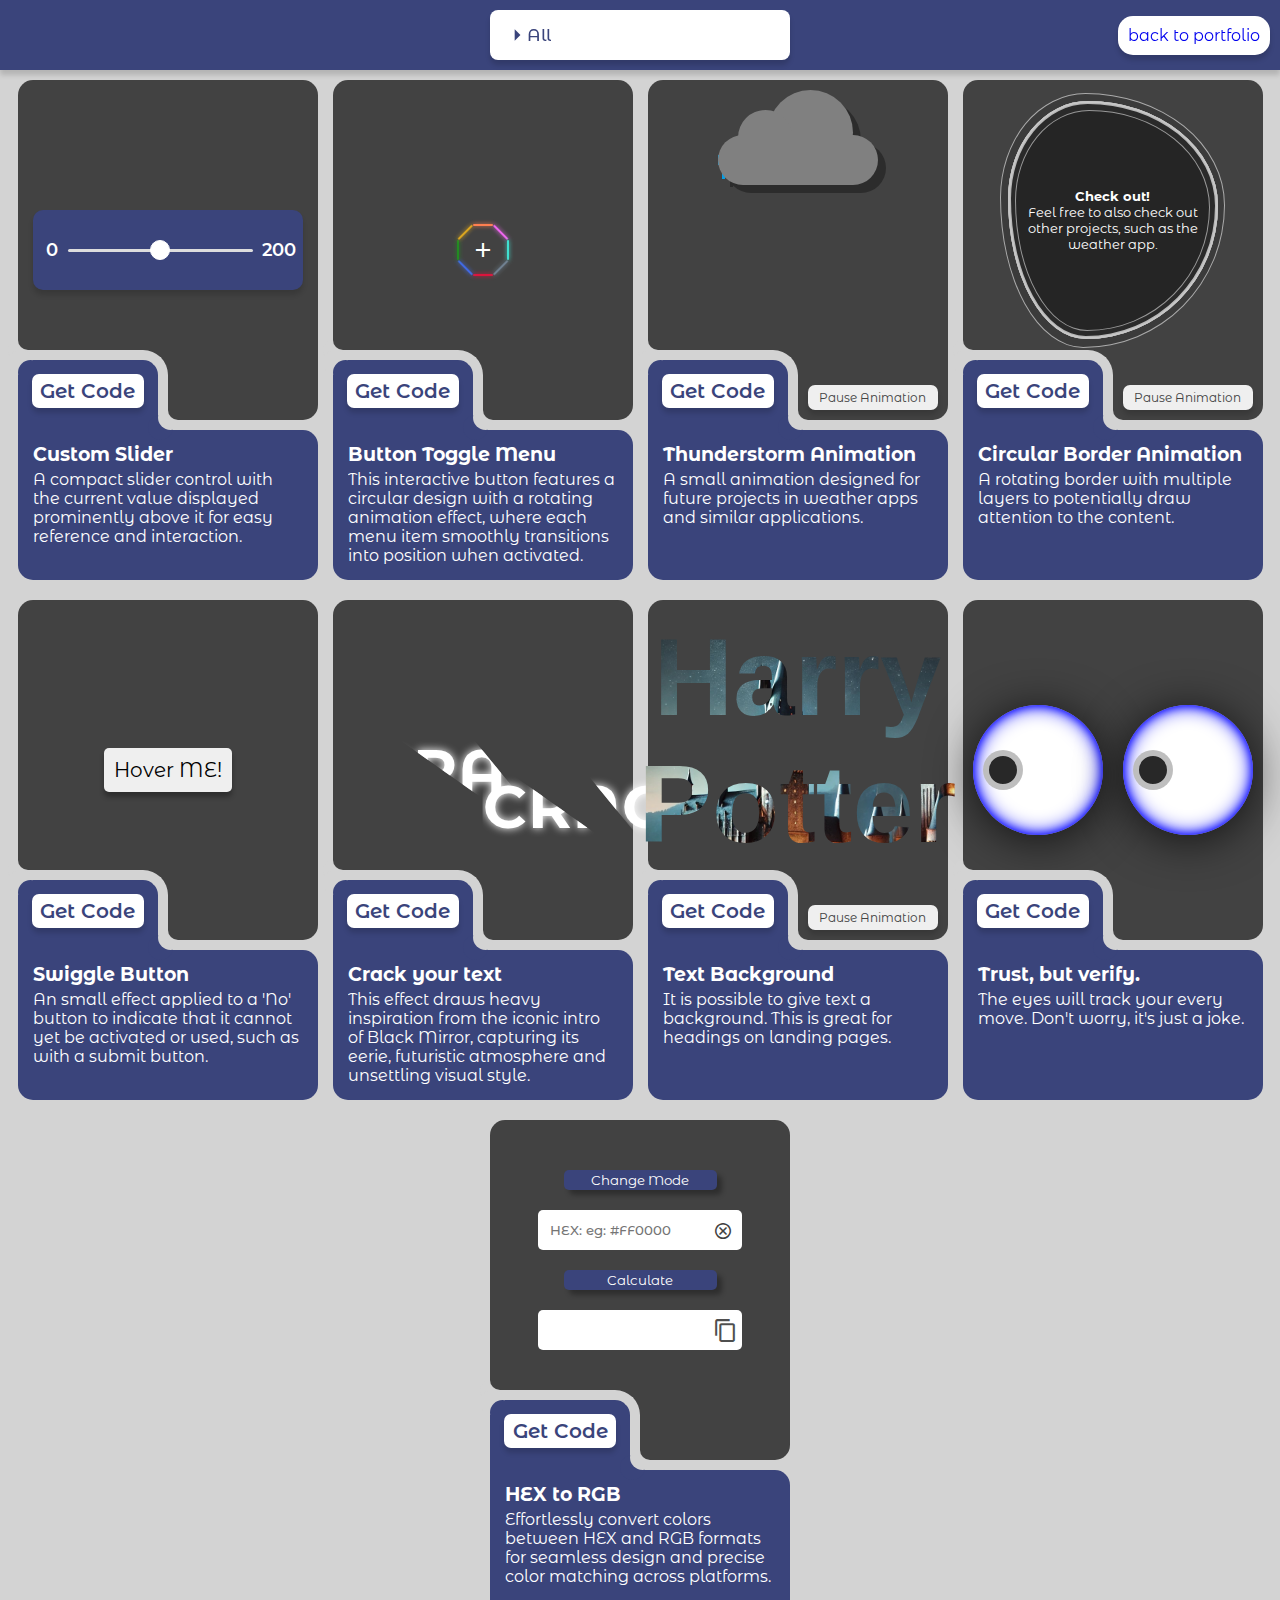
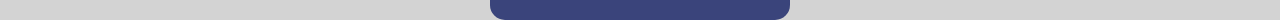
<file: pages/library/index.html>
<!DOCTYPE html>
<html lang="de">
  <head>
    <meta charset="UTF-8" />
    <meta name="viewport" content="width=device-width, initial-scale=1.0" />
    <title>Library</title>
    <link rel="stylesheet" href="library.css" />
    <link
      href="https://fonts.googleapis.com/css2?family=Material+Symbols+Outlined"
      rel="stylesheet"
    />
    <link
      href="https://fonts.googleapis.com/icon?family=Material+Icons"
      rel="stylesheet"
    />
  </head>

  <body>
    <div class="transition transition-2 is-active">
      <span class="transition-text"></span>
    </div>

    <nav>
      <div class="select-container">
        <div class="select-btn">
          <span class="material-symbols-outlined"> arrow_right </span>
          <span class="select-btn-txt">Select</span>
        </div>
        <ul class="select-list-items">
          <li class="select-item" data-title="All">
            <div class="checkbox">
              <span class="material-symbols-outlined"> check </span>
            </div>
            <span class="select-item-txt">All</span>
          </li>
          <li class="select-item" data-title="BTN">
            <div class="checkbox">
              <span class="material-symbols-outlined"> check </span>
            </div>
            <span class="select-item-txt">Buttons</span>
          </li>
          <li class="select-item" data-title="SLD">
            <div class="checkbox">
              <span class="material-symbols-outlined"> check </span>
            </div>
            <span class="select-item-txt">Slider</span>
          </li>
          <li class="select-item" data-title="GIF">
            <div class="checkbox">
              <span class="material-symbols-outlined"> check </span>
            </div>
            <span class="select-item-txt">Animations</span>
          </li>
          <li class="select-item" data-title="TOOL">
            <div class="checkbox">
              <span class="material-symbols-outlined"> check </span>
            </div>
            <span class="select-item-txt">Tools</span>
          </li>
        </ul>
      </div>

      <a href="../../index.html" data-title="Portfolio">back to portfolio</a>
    </nav>

    <main class="content-container">
      <!-- card 01 -->
      <div class="card" data-title="SLD">
        <div class="preview">
          <div class="custom-slider-v1">
            <div class="slider-value">
              <span></span>
            </div>
            <div class="field">
              <div class="value left">0</div>
              <input type="range" min="0" max="200" value="100" steps="1" />
              <div class="value right">200</div>
            </div>
          </div>
        </div>
        <div class="description-container">
          <div class="get-code">
            <button disabled style="cursor: not-allowed">Get Code</button>
          </div>
          <div class="description">
            <h4>Custom Slider</h4>
            <p>
              A compact slider control with the current value displayed
              prominently above it for easy reference and interaction.
            </p>
          </div>
        </div>
      </div>
      <!-- card 02 -->
      <div class="card" data-title="BTN, GIF">
        <div class="preview">
          <div class="btn-v1">
            <ul class="btn-v1">
              <div class="menu-toggle">
                <span class="material-symbols-outlined"> add </span>
              </div>

              <li style="--i: 0; --clr: #dc143c">
                <a
                  ><span class="material-symbols-outlined">
                    health_and_safety
                  </span></a
                >
              </li>
              <li style="--i: 1; --clr: #4169e1">
                <a
                  ><span class="material-symbols-outlined">
                    library_music
                  </span></a
                >
              </li>
              <li style="--i: 2; --clr: #228b22">
                <a
                  ><span class="material-symbols-outlined">
                    sports_kabaddi
                  </span></a
                >
              </li>
              <li style="--i: 3; --clr: #daa520">
                <a><span class="material-symbols-outlined"> kayaking </span></a>
              </li>
              <li style="--i: 4; --clr: #ff7f50">
                <a
                  ><span class="material-symbols-outlined">
                    thermometer_gain
                  </span></a
                >
              </li>
              <li style="--i: 5; --clr: #e6e">
                <a
                  ><span class="material-symbols-outlined">
                    music_note_add
                  </span></a
                >
              </li>
              <li style="--i: 6; --clr: #40e0d0">
                <a
                  ><span class="material-symbols-outlined">
                    select_all
                  </span></a
                >
              </li>
              <li style="--i: 7; --clr: #708090">
                <a
                  ><span class="material-symbols-outlined">
                    send_time_extension
                  </span></a
                >
              </li>
            </ul>
          </div>
        </div>
        <div class="description-container">
          <div class="get-code">
            <button disabled style="cursor: not-allowed">Get Code</button>
          </div>
          <div class="description">
            <h4>Button Toggle Menu</h4>
            <p>
              This interactive button features a circular design with a rotating
              animation effect, where each menu item smoothly transitions into
              position when activated.
            </p>
          </div>
        </div>
      </div>
      <!-- card 03 -->
      <div class="card" data-title="GIF">
        <div class="preview">
          <div class="gif-v1">
            <div class="cloud"></div>
            <button id="toggle-rain" class="pause-animation">
              Pause Animation
            </button>
          </div>
        </div>
        <div class="description-container">
          <div class="get-code">
            <button disabled style="cursor: not-allowed">Get Code</button>
          </div>
          <div class="description">
            <h4>Thunderstorm Animation</h4>
            <p>
              A small animation designed for future projects in weather apps and
              similar applications.
            </p>
          </div>
        </div>
      </div>
      <!-- card 04 -->
      <div class="card" data-title="GIF">
        <div class="preview">
          <div class="gif-v2">
            <span></span>
            <span></span>
            <span></span>
            <span></span>
            <span></span>
            <div class="gif-v2-content">
              <h4>Check out!</h4>
              <p>
                Feel free to also check out other projects, such as the weather
                app.
              </p>
            </div>
          </div>
          <button id="toggle-circular-border" class="pause-animation">
            Pause Animation
          </button>
        </div>
        <div class="description-container">
          <div class="get-code">
            <button disabled style="cursor: not-allowed">Get Code</button>
          </div>
          <div class="description">
            <h4>Circular Border Animation</h4>
            <p>
              A rotating border with multiple layers to potentially draw
              attention to the content.
            </p>
          </div>
        </div>
      </div>
      <!--  card 05 -->
      <div class="card" data-title="BTN">
        <div class="preview">
          <button class="btn-v2">Hover ME!</button>
        </div>
        <div class="description-container">
          <div class="get-code">
            <button disabled style="cursor: not-allowed">Get Code</button>
          </div>
          <div class="description">
            <h4>Swiggle Button</h4>
            <p>
              An small effect applied to a 'No' button to indicate that it
              cannot yet be activated or used, such as with a submit button.
            </p>
          </div>
        </div>
      </div>
      <!-- card 06 -->
      <div class="card" data-title="GIF">
        <div class="preview">
          <h1 class="gif-v3" data-text="Crack"><span>Crack</span></h1>
        </div>
        <div class="description-container">
          <div class="get-code">
            <button disabled style="cursor: not-allowed">Get Code</button>
          </div>
          <div class="description">
            <h4>Crack your text</h4>
            <p>
              This effect draws heavy inspiration from the iconic intro of Black
              Mirror, capturing its eerie, futuristic atmosphere and unsettling
              visual style.
            </p>
          </div>
        </div>
      </div>
      <!-- card 07 -->
      <div class="card" data-title="GIF">
        <div class="preview">
          <h1 class="gif-v4">Harry Potter</h1>
        </div>
        <button id="toggle-potter" class="pause-animation">
          Pause Animation
        </button>
        <div class="description-container">
          <div class="get-code">
            <button disabled style="cursor: not-allowed">Get Code</button>
          </div>
          <div class="description">
            <h4>Text Background</h4>
            <p>
              It is possible to give text a background. This is great for
              headings on landing pages.
            </p>
          </div>
        </div>
      </div>
      <!-- card 08 -->
      <div class="card" data-title="GIF">
        <div class="preview">
          <div class="gif-v5">
            <div class="eye"></div>
            <div class="eye"></div>
          </div>
        </div>
        <div class="description-container">
          <div class="get-code">
            <button disabled style="cursor: not-allowed">Get Code</button>
          </div>
          <div class="description">
            <h4>Trust, but verify.</h4>
            <p>
              The eyes will track your every move. Don't worry, it's just a
              joke.
            </p>
          </div>
        </div>
      </div>
      <!-- card 09 -->
      <div class="card" data-title="TOOL">
        <div class="preview">
          <div class="tool-v1">
            <button id="change-mode">Change Mode</button>
            <input
              type="text"
              id="color-input"
              autocomplete="off"
              placeholder="HEX: eg: #FF0000"
            />
            <button id="clear-input"><span class="material-symbols-outlined">
              cancel
              </span></button>
            <button id="calculate-color">Calculate</button>
            <div class="return-color"></div>
          </div>
        </div>
        <div class="description-container">
          <div class="get-code">
            <button disabled style="cursor: not-allowed">Get Code</button>
          </div>
          <div class="description">
            <h4>HEX to RGB</h4>
            <p>Effortlessly convert colors between HEX and RGB formats for seamless design and precise color matching across platforms.</p>
          </div>
        </div>
      </div>
    </main>
    <script src="library.js"></script>
    <script src="../../utils/transition.js?vs=1.0" defer></script>
  </body>
</html>
</file>
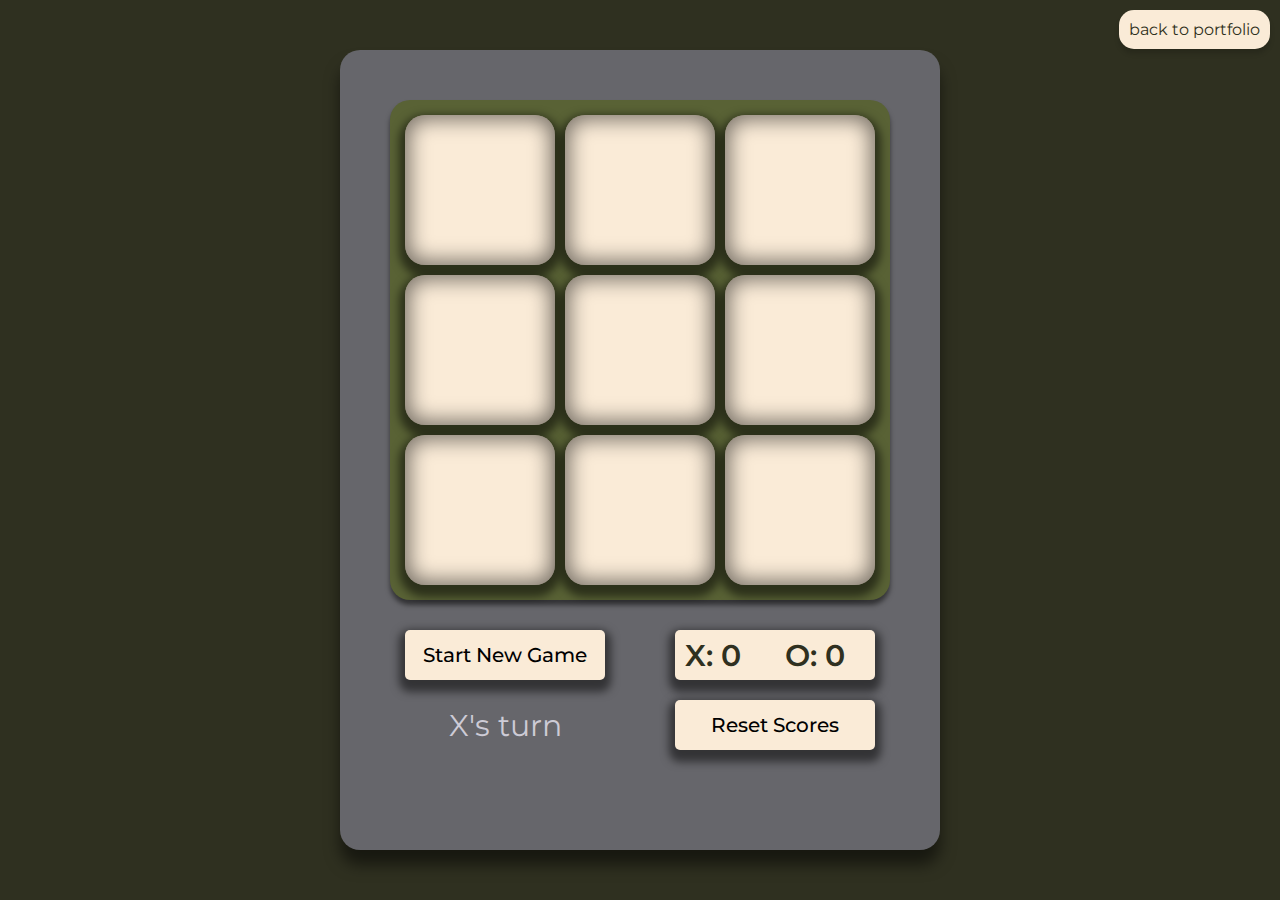
<file: pages/TicTacToe/index.html>
<!DOCTYPE html>
<html lang="en">
  <head>
    <meta charset="UTF-8" />
    <meta name="viewport" content="width=device-width, initial-scale=1.0" />
    <title>Tic Tac Toe</title>
    <link rel="stylesheet" href="style.css" />
  </head>
  <body>
    <div class="transition transition-2 is-active">
      <span class="transition-text"></span>
    </div> 
    <a href="../../index.html" data-title="Portfolio">back to portfolio</a>

    <div class="wrapper">
      <div class="board">
        <div class="field" data-title="0"></div>
        <div class="field" data-title="1"></div>
        <div class="field" data-title="2"></div>
        <div class="field" data-title="3"></div>
        <div class="field" data-title="4"></div>
        <div class="field" data-title="5"></div>
        <div class="field" data-title="6"></div>
        <div class="field" data-title="7"></div>
        <div class="field" data-title="8"></div>
      </div>

      <button id="restart" onclick="restart()">Start New Game</button>
      <div class="scores">
        <span id="x-score">X: </span>
        <span id="o-score">O: </span>
      </div>

      <div class="win-mes"></div>
      <button id="reset" onclick="resetScores()">Reset Scores</button>
    </div>
    <script src="script.js"></script>
    <script src="../../utils/transition.js?vs=1.0" defer></script>

  </body>
</html>
</file>
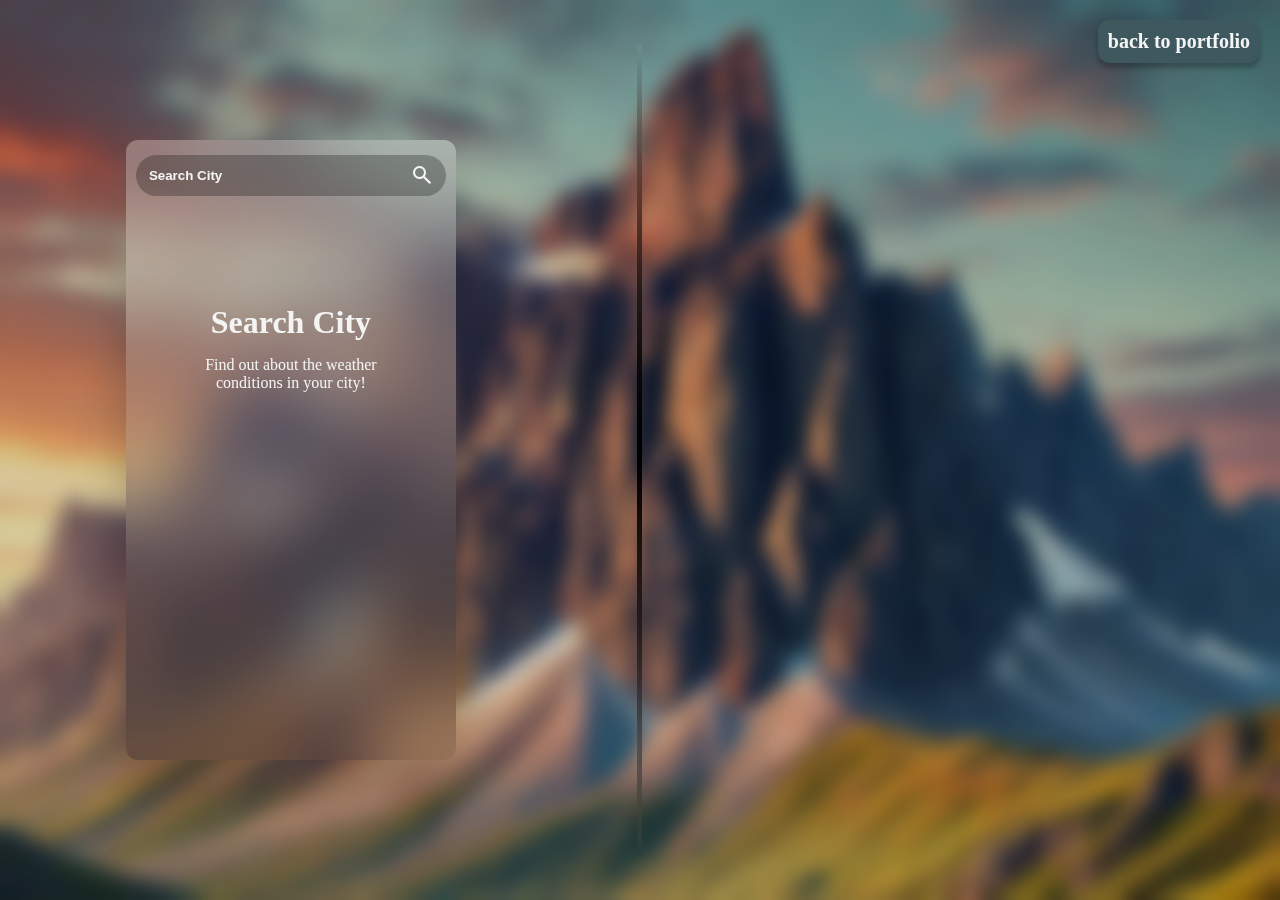
<file: pages/weatherApp/index.html>
<!DOCTYPE html>
<html lang="de">
  <head>
    <meta charset="UTF-8" />
    <meta name="viewport" content="width=device-width, initial-scale=1.0" />
    <title>Document</title>
    <link
      href="https://fonts.googleapis.com/css2?family=Material+Symbols+Outlined"
      rel="stylesheet"
    />
    <link rel="stylesheet" href="weatherApp.css" />
  </head>

  <body>
    <div class="transition transition-2 is-active">
      <span class="transition-text"></span>
    </div>

    <a href="../../index.html" data-title="Portfolio">back to portfolio</a>

    <!-- weather with forecast -->
    <div class="weather-container">
      <div class="input-container">
        <input type="text" class="city-input" placeholder="Search City" />
        <button class="search-btn">
          <span class="material-symbols-outlined"> search </span>
        </button>
      </div>

      <section class="weather-info" style="display: none">
        <div class="location-date-container">
          <div class="location">
            <span class="material-symbols-outlined"> location_on </span>
            <h4 class="city-txt"></h4>
            <h4 class="country-txt"></h4>
          </div>
          <h5 class="current-data-txt regular-txt"></h5>
        </div>

        <div class="weather-summary-container">
          <span class="material-symbols-outlined weather-summary-img"></span>
          <div class="weather-summary-info">
            <h1 class="temp-txt"></h1>
            <h3 class="condition-txt regular-txt"></h3>
          </div>
        </div>

        <div class="weather-conditions-container">
          <div class="condition-item">
            <span class="material-symbols-outlined humidity-icon">
              water_drop
            </span>
            <div class="condition-info">
              <h5 class="regular-txt">Humidity</h5>
              <h5 class="humidity-value-txt"></h5>
            </div>
          </div>
          <div class="condition-item">
            <span class="material-symbols-outlined wind-icon"> air </span>
            <div class="condition-info">
              <h5 class="regular-txt">Wind Speed</h5>
              <h5 class="wind-value-txt"></h5>
            </div>
          </div>
        </div>

        <div>
          <h2 class="forecast-header">Forecast for the next 24 hours:</h2>
        </div>
        <div class="hourly-forecast-item-container"></div>
        <div>
          <h2 class="forecast-header">Forecast for the next days:</h2>
        </div>
        <div class="forecast-item-container"></div>

        <button class="mark-as-fav">mark as favorite</button>
      </section>
      <section class="search-city section-message">
        <h1>Search City</h1>
        <h4 class="regular-txt">
          Find out about the weather <br />
          conditions in your city!
        </h4>
      </section>
      <section class="not-found section-message" style="display: none">
        <h1>#404 Error</h1>
        <h1>CITY NOT FOUND</h1>
        <h4 class="regular-txt">Check your Spelling</h4>
      </section>
    </div>

    <div class="vertical-line"></div>

    <!-- favorite cities weather -->
    <div class="favorite-weather-list">
      <ul class="weather-list"></ul>
    </div>
    <script src="weatherApp.js" defer></script>
    <script src="../../utils/transition.js?vs=1.0" defer></script>
  </body>
</html>
</file>
<file: pages/library/library.css>
@import url('../../utils/transitions.css');
@import url('https://fonts.googleapis.com/css2?family=Montserrat+Alternates:wght@400;500;600&display=swap');



/* import components */
/* compilations */
@import url("components/smallHover.css");
/* slider */
@import url("components/customSliderV1.css");
/* btn */
@import url("components/btnV1.css");
/* gif */
@import url("components/gifV1.css");
@import url("components/gifV2.css");


/* ====================== library main content ====================== */
* {
    margin: 0;
    padding: 0;
    box-sizing: border-box;
    font-family: "Montserrat Alternates", sans-serif;
    --bg-color: #d3d3d3;
    --color: #fff;
    --card-des-bg-color: #3a447b;
    --card-pre-bg-color: #424242;
}

body {
    color: var(--color);
    background: var(--bg-color);
    justify-content: center;
    align-items: center;
    overflow-x: hidden;

}

/* navbar */
nav {
    width: 100%;
    background: var(--card-des-bg-color);
    height: 70px;
    box-shadow: 0 5px 5px rgba(0, 0, 0, .15);
    position: fixed;
    z-index: 100;

    display: flex;
    justify-content: center;
    align-items: center;
}

.select-container {
    position: relative;
    min-width: 200px;
    max-width: 300px;
    width: 100%;
    border-radius: 15px;
    justify-content: center;
    user-select: none;
}

.select-btn {
    display: flex;
    height: 50px;
    align-items: center;
    padding: 0 16px;
    border-radius: 8px;
    background: var(--color);
    color: var(--card-des-bg-color);
    box-shadow: 0 5px 5px rgba(0, 0, 0, .15);
    cursor: pointer;
    z-index: 100;
}

.select-btn .select-btn-txt {
    font-size: 17px;
    font-weight: 500;
    white-space: nowrap;
    overflow: hidden;
}



.select-btn span:first-child {
    display: flex;
    font-weight: 600;
    height: 21px;
    width: 21px;
    justify-content: center;
    align-items: center;
    transition: .3s;
}

.select-list-items {
    position: absolute;
    top: 60px;
    left: 0;
    width: 100%;
    background: var(--color);
    color: var(--card-des-bg-color);
    box-shadow: 0 5px 5px rgba(0, 0, 0, .15);
    border-radius: 8px;
    padding: 8px;
    opacity: 0;
    transition: .3s;
    transition-delay: .1s;
    display: none;
}

.select-btn.open~.select-list-items {
    opacity: 1;
    display: block;
}

.select-btn.open span:first-child {
    transform: rotate(90deg);
}

.select-list-items .select-item {
    list-style: none;
    display: flex;
    align-items: center;
    font-weight: 500;
    height: 40px;
    cursor: pointer;
    padding: 0 15px;
    border-radius: 4px;
    transition: .3s ease;
}

.select-list-items .select-item:hover {
    background: var(--card-des-bg-color);
    color: var(--color);
}

.select-list-items .select-item:hover div {
    border: 1.5px solid var(--color);
}

.select-list-items .select-item div {
    display: flex;
    align-items: center;
    justify-content: center;
    height: 15px;
    width: 15px;
    border-radius: 4px;
    margin-right: 10px;
    border: 1.5px solid var(--card-des-bg-color);
}



.select-list-items .select-item div span:first-child {
    font-size: 12px;
    transform: scale(0);
}

.select-item.checked div span:first-child {
    transform: scale(1);
}

.select-item.checked div {
    border: 1.5px solid var(--card-des-bg-color);
    background: var(--card-des-bg-color);
    color: var(--color);
}


nav a {
    position: absolute;
    right: 10px;
    background: #fff;
    padding: 10px;
    border-radius: 15px;
    box-shadow: 0 5px 5px rgba(0, 0, 0, .15);
    text-decoration: none;
}



/* card template */
.content-container {
    display: flex;
    flex-direction: row;
    flex-wrap: wrap;
    width: 100%;
    height: 100%;
    row-gap: 20px;
    column-gap: 15px;
    justify-content: center;
    padding-top: 80px;
    padding-left: 10px;
    padding-right: 10px;
}

.card {
    position: relative;
    width: 300px;
    height: 500px;
    display: flex;
    flex-direction: column;
    justify-content: space-between;
    border-radius: 10px;
    display: none;
}

.card .preview {
    position: relative;
    width: 100%;
    height: 340px;
    background: var(--card-pre-bg-color);
    border-radius: 15px;
    display: flex;
    text-align: center;
    justify-content: center;
    align-items: center;
    user-select: none;
}

.card .description-container {
    position: relative;
    width: 100%;
    height: 150px;
    background: var(--card-des-bg-color);
    border-radius: 15px;
    border-top-left-radius: 0;
}

.card .description-container .get-code {
    position: absolute;
    top: -80px;
    height: 80px;
    width: 50%;
    background: var(--card-des-bg-color);
    border-top: 10px solid var(--bg-color);
    border-right: 10px solid var(--bg-color);
    border-top-right-radius: 25px;
}

.card .description-container .get-code::before {
    content: '';
    position: absolute;
    width: 25px;
    height: 25px;
    background: transparent;
    border-radius: 50%;
    box-shadow: -10px -10px 0 var(--bg-color);
}

.card .description-container .get-code::after {
    content: '';
    position: absolute;
    bottom: 0;
    right: -25px;
    width: 25px;
    height: 25px;
    background: transparent;
    border-radius: 50%;
    box-shadow: -10px 10px 0 var(--card-des-bg-color);
}

.card .preview::before {
    content: "";
    position: absolute;
    bottom: 0;
    left: 50%;
    width: 20px;
    height: 20px;
    background: transparent;
    border-radius: 50%;
    box-shadow: -10px 10px 0 var(--bg-color);
}

.card .preview::after {
    content: "";
    position: absolute;
    bottom: 70px;
    left: 0;
    width: 20px;
    height: 20px;
    background: transparent;
    border-radius: 50%;
    box-shadow: -10px 10px 0 var(--bg-color);
}

.card .description-container .get-code button {
    position: relative;
    text-align: center;
    color: var(--card-des-bg-color);
    background: var(--color);
    width: 80%;
    top: 20%;
    left: 10%;
    display: block;
    border-radius: 7px;
    font-weight: 600;
    font-size: 20px;
    padding: 5px;
    outline: none;
    border: none;
    box-shadow: 0 5px 5px rgba(0, 0, 0, .15);
    cursor: pointer;

}

.description {
    position: relative;
    display: flex;
    flex-direction: column;
    gap: 5px;
    padding: 15px;
    height: 150px;
    width: 100%;
    color: var(--color);

}

.description h4 {
    height: 20px;
    line-height: 20px;
    font-size: 19px;
}

.description p {
    height: 100%;

    overflow-y: auto;
}

.description p::-webkit-scrollbar {
    width: 8px;

}

.description p::-webkit-scrollbar-track {
    background: rgba(0, 0, 0, .13);
    border-radius: 40px;
    border: transparent;
}

.description p::-webkit-scrollbar-thumb {
    background: rgba(0, 0, 0, .15);
    border-radius: 40px;
    border: transparent;
}


.pause-animation {
    position: absolute;
    bottom: 10px;
    right: 10px;
    width: 130px;
    color: #424242;
    border-radius: 7px;
    cursor: pointer;
    box-shadow: 0 5px 5px rgba(0, 0, 0, .15);
    border: none;
    padding: 5px;
    font-size: 12px;
    z-index: 1;
}

@media screen and (max-width:645px) {
    nav {
        padding: 60px;
        align-items: baseline;
    }

    nav a {
        top: 10px;
    }

    .content-container {
        padding-top: 130px;
    }
}
</file>
<file: pages/TicTacToe/style.css>
/* style.css  - tictactoe*/
@import url('../../utils/transitions.css');
@import url('https://fonts.googleapis.com/css2?family=Montserrat:ital,wght@0,100..900;1,100..900&display=swap');


* {
    margin: 0;
    padding: 0;
    box-sizing: border-box;
    font-family: "Montserrat", sans-serif;

    --dark-olive-green: #2F3020;
    --moss-green: #596235;
    --brick-red: #D96846;
    --bluish-grey: #CDCBD6;
    --darker-bluish-grey: #66666b;
    --white: #faebd7;

}

body {
    height: 100vh;
    background-color: var(--dark-olive-green);
    justify-content: center;
    align-items: center;
    display: flex;
    color: #fff;

}

a {
    position: absolute;
    right: 10px;
    top: 10px;
    background: var(--white);
    color: var(--dark-olive-green);
    padding: 10px;
    border-radius: 15px;
    box-shadow: 0 5px 5px rgba(0, 0, 0, .15);
    text-decoration: none;
    transform: .3s;
}

.wrapper {
    display: flex;
    flex-direction: column;
    /* justify-content: center; */
    align-items: center;
    width: 600px;
    height: 800px;
    background: var(--darker-bluish-grey);
    padding-top: 50px;
    border-radius: 20px;
    box-shadow: 0 15px 15px rgba(0, 0, 0, .5);
    position: relative;
}

.board {
    display: grid;
    grid-template-columns: repeat(3, 1fr);
    gap: 10px;
    width: 500px;
    height: 500px;
    background: var(--moss-green);
    padding: 15px;
    border-radius: 20px;
    box-shadow: 0 5px 5px rgba(0, 0, 0, .5);

}

.field {
    width: 150px;
    height: 150px;
    background: var(--white);
    border-radius: 20px;
    -webkit-box-shadow: inset 0px 0px 20px 5px rgba(0, 0, 0, 0.5), 0px 6px 9px 6px rgba(0, 0, 0, 0.5);
    box-shadow: inset 0px 0px 20px 5px rgba(0, 0, 0, 0.5), 0px 6px 9px 6px rgba(0, 0, 0, 0.5);

    display: flex;
    font-size: 80px;
    font-weight: 700;
    color: var(--brick-red);
    text-shadow: 0 0 10px #222121, 5px 5px 6px rgba(0, 0, 0, .5);
    justify-content: center;
    align-items: center;
    cursor: pointer;
    user-select: none;
    transition: all .3s;
}

.field:hover::before{
    content: attr(data-hover);
    color: #fff;
}

.field.is-occupied, .field.is-occupied:hover::before {
    content: "";
    background: var(--darker-bluish-grey);
    cursor: default;
}

#restart {
    width: 200px;
    height: 50px;
    margin-top: 20px;
    outline: none;
    border: none;
    border-radius: 5px;
    font-size: 20px;
    font-weight: 500;

    position: absolute;
    left: 65px;
    bottom: 170px;
    cursor: pointer;
    box-shadow: 0px 6px 9px 6px rgba(0, 0, 0, 0.5);
    background: var(--white);
    transition: all .3s;
}

#restart:hover,
.field:hover,
#reset:hover,
a:hover {
    background: var(--bluish-grey);
}

.field.is-occupied:hover {
    background: var(--darker-bluish-grey);
}

.scores {
    width: 200px;
    height: 50px;
    margin-top: 20px;
    outline: none;
    border: none;
    border-radius: 5px;
    font-size: 30px;
    font-weight: 600;

    display: flex;
    justify-content: space-between;
    align-items: center;
    position: absolute;
    right: 65px;
    bottom: 170px;
    box-shadow: 0px 6px 9px 6px rgba(0, 0, 0, 0.5);
    background: var(--white);

}

#x-score,
#o-score {
    position: relative;
    display: flex;
    align-items: center;
    width: 90px;
    height: 40px;
    color: var(--dark-olive-green);
    margin: 10px;

}

.win-mes {
    width: 200px;
    height: 50px;
    margin-top: 110px;
    border-radius: 5px;
    font-size: 30px;
    font-weight: 400;
    color: var(--bluish-grey);
    display: flex;
    position: absolute;
    bottom: 100px;
    left: 65px;
    justify-content: center;
    align-items: center;
}

#reset {
    width: 200px;
    height: 50px;
    margin-top: 20px;
    outline: none;
    border: none;
    border-radius: 5px;
    font-size: 20px;
    font-weight: 500;

    position: absolute;
    right: 65px;
    bottom: 100px;
    cursor: pointer;
    box-shadow: 0px 6px 9px 6px rgba(0, 0, 0, 0.5);
    background: var(--white);
    transition: all .3s;
}
</file>
<file: pages/weatherApp/weatherApp.css>
/* weatherApp.css */

@import url('../../utils/transitions.css');

* {
    margin: 0;
    padding: 0;
    box-sizing: 0;
    box-sizing: border-box;
    font-weight: 600;

    --body-bg-color: #aaa;
    --body-color: #1e1e1e;
    --dark: #111;


    --default-color: #f4f4f4;
    --valid-color: #9bdc28;
    --invalid-color: #cc0000;

    --hover-accent-color: #333;
}


body {
    background: url(../../img/assets/asset_Mountain.jpg);
    width: 100%;
    height: 100dvh;
    color: var(--default-color);
    background-size: cover;
    background-position: center;
    display: grid;
    grid-template-columns: 5fr 1fr 5fr;
    place-items: center;

}

/* blur effect */
body::before {
    content: "";
    position: absolute;
    width: 100%;
    height: 100dvh;
    background: rgba(0, 0, 0, .15);
    backdrop-filter: blur(10px);
}

/* back to portfolio button */
a {
    backdrop-filter: blur(150px);
    position: absolute;
    top: 20px;
    right: 20px;
    font-size: 20px;
    text-decoration: none;
    padding: 10px;
    color: var(--default-color);
    /* background: var(--default-color); */
    border-radius: 12px;
    cursor: pointer;
    box-shadow: 0 5px 5px rgba(0, 0, 0, .25);
    transition: all .3s;
}

a:hover {
    background: var(--hover-accent-color);
    color: var(--body-bg-color);
}

.weather-container {
    display: flex;
    flex-direction: column;
    justify-content: start;
    width: 330px;
    height: 620px;
    z-index: 1;
    background: linear-gradient(to top, rgba(0, 0, 0, .25),
            rgba(255, 255, 255, .25));
    border-radius: 12px;
    backdrop-filter: blur(30px);
    box-shadow: 0 50px 50px rgba(0, 0, 0, .25);
    align-items: center;
}

/* Input Container */
.input-container {
    width: 100%;
    display: flex;
    position: relative;
    margin-bottom: 15px;

}

.city-input {
    width: 100%;
    padding: 10px;
    margin: 10px;
    margin-top: 15px;
    color: #f4f4f4;
    border-radius: 99px;
    outline: none;
    border: 3px solid transparent;
    background: rgba(0, 0, 0, .25);
    padding-right: 35px;

}

.city-input:focus {
    border: 3px solid rgba(0, 0, 0, .25);
}

.city-input::placeholder {
    color: #f4f4f4
}

.search-btn {
    position: absolute;
    right: 22px;
    top: 50%;
    transform: translateY(-40%);
    background: none;
    color: #f4f4f4;
    display: flex;
    border: none;
    cursor: pointer;
    font-size: 20px;
}

/* Section Current Weather Info */
.weather-info {
    display: flex;
    flex-direction: column;
    gap: 10px;
    width: 90%;
    
}

.location-date-container {
    display: flex;
    justify-content: space-between;
    align-items: center;
}

.location {
    display: flex;
    align-items: center;
    gap: 6px;
}

.regular-txt {
    font-weight: 400;
}

.weather-summary-container {

    display: flex;
    justify-content: space-between;
    align-items: center;
}

.weather-summary-img {
    font-size: 120px;
    width: 120px;
    height: 120px;

}

.weather-conditions-container {
    display: flex;
    justify-content: space-between;
}

.condition-item {
    display: flex;
    align-items: center;
    gap: 6px;
}

.condition-item span {
    font-size: 30px;
    margin-right: 5px;
}

.mark-as-fav{
    width:100%;
    padding: 5px;
    background: rgba(0, 0, 0, .15);
    border: transparent;
    border-radius: 5px;
    color: #fff;
    cursor: pointer;
    transition: .3s;
}

.mark-as-fav:hover{
    background:rgba(255, 255, 255, .15);
}
/* Forecast Start */
.forecast-header {
    font-size: 13px;
    font-weight: 400;
    margin-top: 5px;
    margin-left: 5px;
}

.forecast-item-container,
.hourly-forecast-item-container {
    display: flex;
    gap: 15px;
    overflow-x: scroll;
    padding-bottom: 12px;
}

.forecast-item,
.hourly-forecast-item {
    min-width: 70px;
    background: rgba(0, 0, 0, .1);
    display: flex;
    flex-direction: column;
    /* gap: 6px; */
    padding: 10px;
    align-items: center;
    border-radius: 12px;
    transition: all .3s;
}

.forecast-item:hover,
.hourly-forecast-item:hover {
    background: rgba(255, 255, 255, .15);
}

.forecast-item-img,
.hourly-forecast-img {
    font-size: 35px;
}

.forecast-item-container::-webkit-scrollbar,
.hourly-forecast-item-container::-webkit-scrollbar {
    height: 8px;
}

.forecast-item-container::-webkit-scrollbar-track,
.hourly-forecast-item-container ::-webkit-scrollbar-track {
    background: rgba(0, 0, 0, .1);
    border-radius: 99px;
}

.forecast-item-container::-webkit-scrollbar-thumb,
.hourly-forecast-item-container::-webkit-scrollbar-thumb {
    background: rgba(0, 0, 0, .15);
    border-radius: 99px;
}

/* error/search City message */
.section-message {
    display: flex;
    flex-direction: column;
    align-items: center;
    text-align: center;
    gap: 15px;
    margin-top: 25%;
}

/* vertical line */
.vertical-line {
    backdrop-filter: blur(30px);
    height: 90vh;
    width: 5px;
    background: linear-gradient(to bottom, transparent, black, transparent);
}

/* weather list */
.favorite-weather-list {
    width: 100%;
    max-height: 70vh;
    align-items: center;
    position: relative;
    overflow-y: scroll;
    padding-right: 30px;
}

.weather-list {
    display: grid;
    gap: 15px;
}

.favorite-weather-list ul li {
    list-style: none;
    border-top-left-radius: 40px;
    border-bottom-left-radius: 40px;
    height: auto;
    display: flex;
    flex-direction: column;
    background: rgba(0, 0, 0, .5);
    transition: .3s;
    width: 100%;
    position: relative;
    

}


.favorite-weather-list::-webkit-scrollbar{
    width: 8px;
}


.list-location-date-container{
    display: grid;
    grid-template-columns: 2.5fr 1fr 1fr;
    align-items: center;
}

.list-location{
    display: flex;
    align-items: center;
    gap: 6px;
    margin-left: 15px;
    margin-top: 15px;
    font-size: 30px;
}

.list-current-data-txt , .list-current-time-txt{
    display: flex;
    gap: 6px;
    margin-top: 15px;
    margin-right: 15px;
    font-size: 15px;
    align-items: center;
 
}
.list-weather-details-container{
    display: grid;
    grid-template-columns: .5fr 1fr;
    width: 100%;
    padding-bottom: 10px;
}
.list-weather-summary-container{
    display: flex;
    justify-content: center;
    margin-left: 15px;
    align-items: center;
}
.list-weather-summary-info{
    display: flex;
    flex-direction: column;
    margin-left:15px ;
}
.list-weather-summary-img{
    font-size: 80px;
    width: 80px;
    height: 80px;
}

.list-weather-conditions-container{
    margin-left: 20px;
    width: 100%;
    display: grid;
    grid-template-columns: 1fr 1fr;
    justify-content: center;
    align-items: center;
}

.list-condition-item{display: flex;}

.unmark-as-fav{
    position: absolute;
    padding: 0;
    margin: 0;
    width: 30px;
    height: 30px;
    font-size: 20px;
    border: none;
    right: 0;
    background: transparent;
    cursor: pointer;
    display: flex;
    justify-content: center;
    align-items: center;
    color: rgba(255, 255, 255, .25);
    transition: .3s;
    transition-delay: 0s;

}

.unmark-as-fav span{
    display: flex;
    position: absolute;
    transition: .5s;
}
.unmark-as-fav span:nth-child(2){
    font-size: 18px;
}
.unmark-as-fav:hover span{
    color: #fff;
}
.unmark-as-fav:hover span:nth-child(1){
    color: #fff;
    transition-delay: .2s;
}

.unmark-as-fav::before{
    white-space: nowrap;
    content: "discard city";
    font-size: 13px;
    position: absolute;
    right: 25px;
    top: -1px;
    color: rgba(255, 255, 255, .15);
    opacity: 0; /* Startwert unsichtbar */
    visibility: hidden; /* Unsichtbar und blockiert Interaktionen */
    transition: opacity .5s, visibility 0s .5s, color .5s;
}

.unmark-as-fav:hover::before{
    opacity: 1; /* Sichtbar machen */
    visibility: visible; /* Sichtbar machen */
    transition: opacity 1.5s;
    color: #fff;
}
</file>
